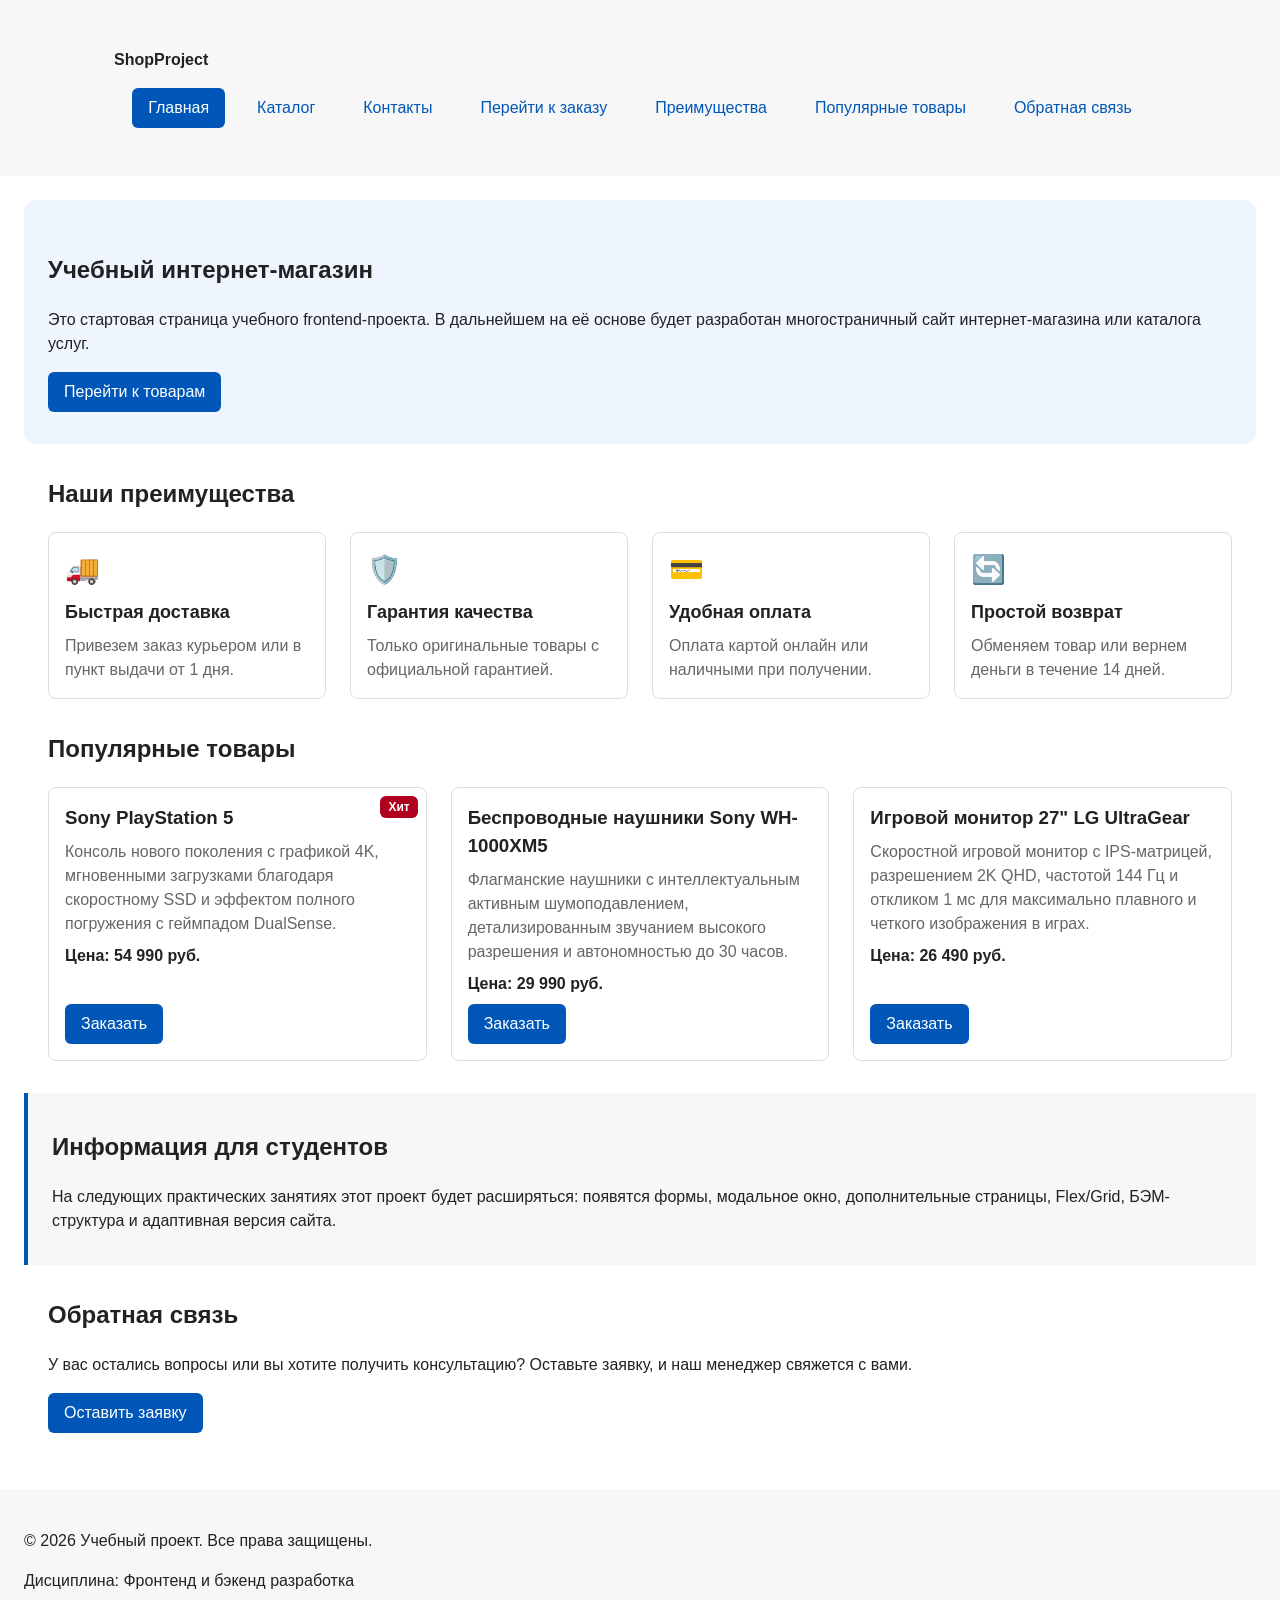
<file: index.html>
<!DOCTYPE html>
<html lang="ru">
<head>
  <meta charset="UTF-8">
  <meta name="viewport" content="width=device-width, initial-scale=1.0">
  <meta name="description" content="Учебный интернет-магазин — Стартовая страница">
  <title>Главная — Учебный интернет-магазин</title>
  <link rel="stylesheet" href="css/style.css">
</head>
<body>

<header class="site-header">
  <div class="site-header__inner">
    <a class="site-header__logo" href="index.html">ShopProject</a>
    <nav class="site-nav" aria-label="Основная навигация">
      <ul class="site-nav__list">
        <li><a class="site-nav__link site-nav__link--active" href="index.html">Главная</a></li>
        <li><a class="site-nav__link" href="catalog.html">Каталог</a></li>
        <li><a class="site-nav__link" href="contacts.html">Контакты</a></li>
        <li><a class="site-nav__link" href="order.html">Перейти к заказу</a></li>
        <li><a class="site-nav__link" href="index.html#advantages">Преимущества</a></li>
        <li><a class="site-nav__link" href="index.html#popular">Популярные товары</a></li>
        <li><a class="site-nav__link" href="#feedback">Обратная связь</a></li>
      </ul>
    </nav>
  </div>
</header>

<main>
  <section class="hero">
    <h1>Учебный интернет-магазин</h1>
    <p>Это стартовая страница учебного frontend-проекта. В дальнейшем на её основе будет разработан многостраничный сайт интернет-магазина или каталога услуг.</p>
    <a class="button button--primary" href="catalog.html">Перейти к товарам</a>
  </section>

  <section class="section" id="advantages">
    <h2>Наши преимущества</h2>
    <div class="advantages-grid">
      <article class="advantage-card">
        <div class="advantage-card__icon">🚚</div>
        <h3 class="advantage-card__title">Быстрая доставка</h3>
        <p class="advantage-card__description">Привезем заказ курьером или в пункт выдачи от 1 дня.</p>
      </article>
      <article class="advantage-card">
        <div class="advantage-card__icon">🛡️</div>
        <h3 class="advantage-card__title">Гарантия качества</h3>
        <p class="advantage-card__description">Только оригинальные товары с официальной гарантией.</p>
      </article>
      <article class="advantage-card">
        <div class="advantage-card__icon">💳</div>
        <h3 class="advantage-card__title">Удобная оплата</h3>
        <p class="advantage-card__description">Оплата картой онлайн или наличными при получении.</p>
      </article>
      <article class="advantage-card">
        <div class="advantage-card__icon">🔄</div>
        <h3 class="advantage-card__title">Простой возврат</h3>
        <p class="advantage-card__description">Обменяем товар или вернем деньги в течение 14 дней.</p>
      </article>
    </div>
  </section>

  <section class="section" id="popular">
    <h2>Популярные товары</h2>
    <div class="products-grid">
      <article class="product-card" onclick="location.href='product1.html'" style="cursor: pointer;">
        <span class="product-card__badge">Хит</span>
        <h3 class="product-card__title">Sony PlayStation 5</h3>
        <p class="product-card__description">Консоль нового поколения с графикой 4K, мгновенными загрузками благодаря скоростному SSD и эффектом полного погружения с геймпадом DualSense.</p>
        <p class="product-card__price">Цена: 54 990 руб.</p>
        <button class="button button--primary product-card__button" type="button" data-product="Sony PlayStation 5" onclick="event.stopPropagation()">Заказать</button>
      </article>
      <article class="product-card" onclick="location.href='product2.html'" style="cursor: pointer;">
        <h3 class="product-card__title">Беспроводные наушники Sony WH-1000XM5</h3>
        <p class="product-card__description">Флагманские наушники с интеллектуальным активным шумоподавлением, детализированным звучанием высокого разрешения и автономностью до 30 часов.</p>
        <p class="product-card__price">Цена: 29 990 руб.</p>
        <button class="button button--primary product-card__button" type="button" data-product="Sony WH-1000XM5" onclick="event.stopPropagation()">Заказать</button>
      </article>
      <article class="product-card" onclick="location.href='product3.html'" style="cursor: pointer;">
        <h3 class="product-card__title">Игровой монитор 27" LG UltraGear</h3>
        <p class="product-card__description">Скоростной игровой монитор с IPS-матрицей, разрешением 2K QHD, частотой 144 Гц и откликом 1 мс для максимально плавного и четкого изображения в играх.</p>
        <p class="product-card__price">Цена: 26 490 руб.</p>
        <button class="button button--primary product-card__button" type="button" data-product="Монитор LG UltraGear" onclick="event.stopPropagation()">Заказать</button>
      </article>
    </div>
  </section>

  <aside class="aside-info">
    <h2>Информация для студентов</h2>
    <p>На следующих практических занятиях этот проект будет расширяться: появятся формы, модальное окно, дополнительные страницы, Flex/Grid, БЭМ-структура и адаптивная версия сайта.</p>
  </aside>

  <section class="section" id="feedback">
    <h2>Обратная связь</h2>
    <p>У вас остались вопросы или вы хотите получить консультацию? Оставьте заявку, и наш менеджер свяжется с вами.</p>
    <button class="button button--primary" type="button" id="open-feedback-btn">Оставить заявку</button>
  </section>

  <p class="success-message" id="success-message" hidden>
    Заявка успешно отправлена!
  </p>
</main>

<dialog class="order-dialog" id="order-dialog" aria-labelledby="order-dialog-title">
  <h2 class="order-dialog__title" id="order-dialog-title">Оформление заявки</h2>
  <form class="order-form" id="order-form" action="#" method="post">
    <input id="selected-product" name="product" type="hidden">
    <div class="order-form__field">
      <label class="order-form__label" for="order-name">Имя</label>
      <input class="order-form__input" id="order-name" name="name" type="text" placeholder="Введите ваше имя" required>
    </div>
    <div class="order-form__field">
      <label class="order-form__label" for="order-email">E-mail</label>
      <input class="order-form__input" id="order-email" name="email" type="email" placeholder="example@mail.ru" required>
    </div>
    <div class="order-form__field">
      <label class="order-form__label" for="order-phone">Телефон</label>
      <input class="order-form__input" id="order-phone" name="phone" type="tel" placeholder="+7 (900) 000-00-00" required>
    </div>
    <div class="order-form__field">
      <label class="order-form__label" for="order-topic">Тема заявки</label>
      <select class="order-form__select" id="order-topic" name="topic" required>
        <option value="product" selected>Заказ товара</option>
        <option value="consultation">Консультация</option>
        <option value="delivery">Доставка</option>
      </select>
    </div>
    <div class="order-form__field">
      <label class="order-form__label" for="order-comment">Комментарий</label>
      <textarea class="order-form__textarea" id="order-comment" name="comment" rows="3" placeholder="Укажите дополнительную информацию"></textarea>
    </div>
    <div class="order-form__field">
      <label>
        <input id="order-agreement" name="agreement" type="checkbox" required>
        Я согласен на обработку персональных данных
      </label>
    </div>
    <div class="order-form__actions">
      <button class="button button--secondary" type="button" id="close-order-dialog">Закрыть</button>
      <button class="button button--primary" type="submit">Отправить заявку</button>
    </div>
  </form>
</dialog>

<footer id="contacts">
  <p>&copy; 2026 Учебный проект. Все права защищены.</p>
  <p>Дисциплина: Фронтенд и бэкенд разработка</p>
</footer>

<script src="js/main.js"></script>
</body>
</html>
</file>
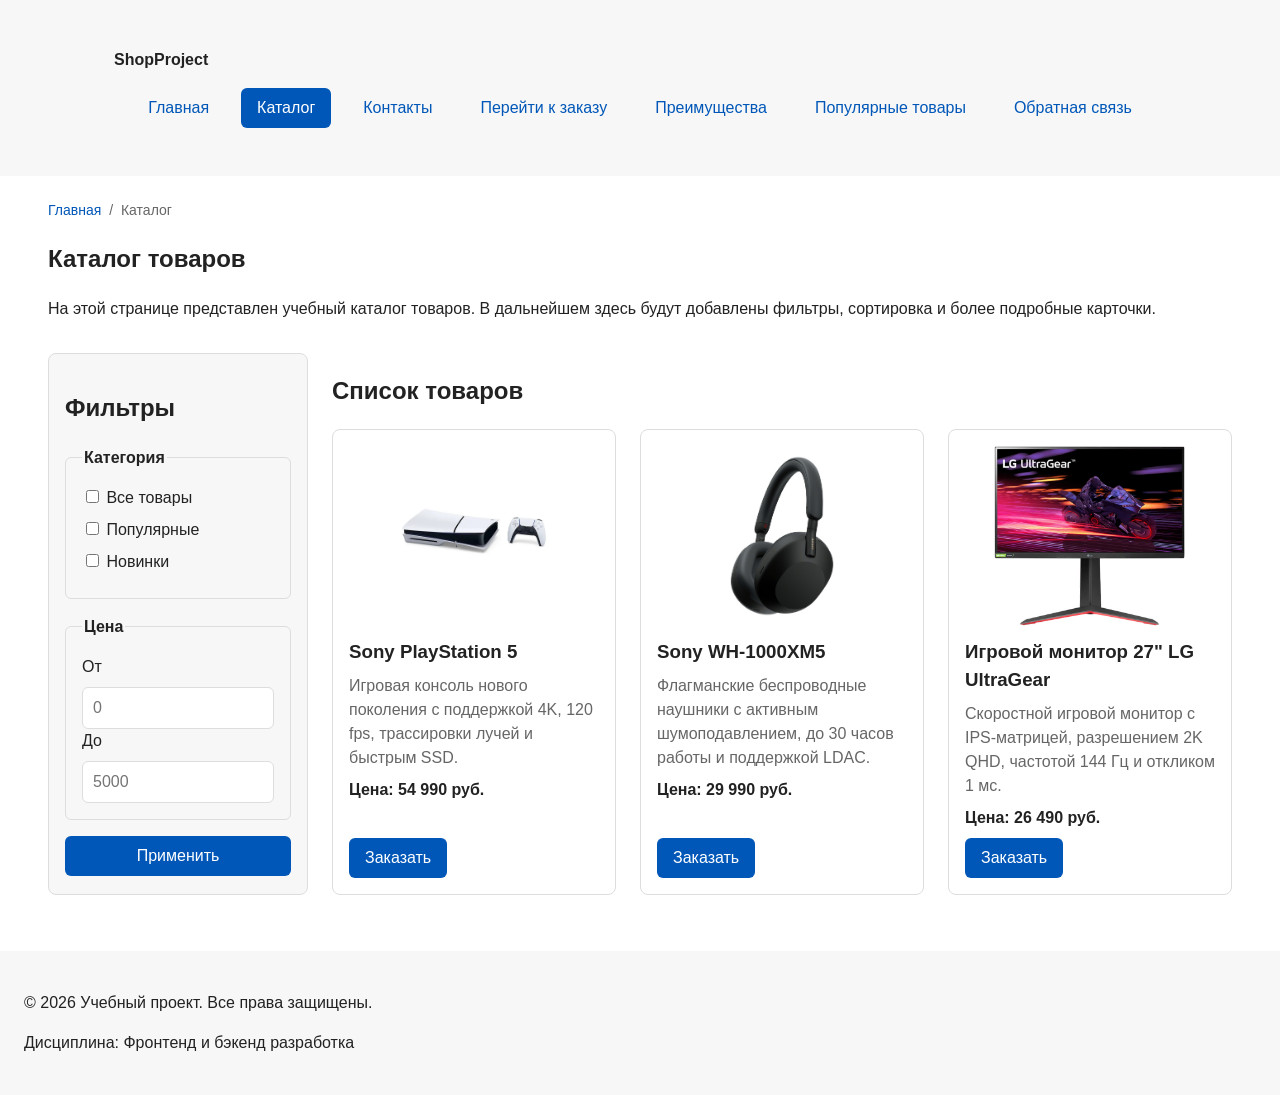
<file: catalog.html>
<!DOCTYPE html>
<html lang="ru">
<head>
  <meta charset="UTF-8">
  <meta name="viewport" content="width=device-width, initial-scale=1.0">
  <meta name="description" content="Каталог товаров учебного интернет-магазина">
  <title>Каталог — Учебный интернет-магазин</title>
  <link rel="stylesheet" href="css/style.css">
</head>
<body>

<header class="site-header">
  <div class="site-header__inner">
    <a class="site-header__logo" href="index.html">ShopProject</a>
    <nav class="site-nav" aria-label="Основная навигация">
      <ul class="site-nav__list">
        <li><a class="site-nav__link" href="index.html">Главная</a></li>
        <li><a class="site-nav__link site-nav__link--active" href="catalog.html">Каталог</a></li>
        <li><a class="site-nav__link" href="contacts.html">Контакты</a></li>
        <li><a class="site-nav__link" href="order.html">Перейти к заказу</a></li>
        <li><a class="site-nav__link" href="index.html#advantages">Преимущества</a></li>
        <li><a class="site-nav__link" href="index.html#popular">Популярные товары</a></li>
        <li><a class="site-nav__link" href="index.html#contacts">Обратная связь</a></li>
      </ul>
    </nav>
  </div>
</header>

<main>
  <nav class="breadcrumbs" aria-label="Хлебные крошки">
    <a class="breadcrumbs__link" href="index.html">Главная</a>
    <span class="breadcrumbs__current">Каталог</span>
  </nav>

  <section class="section">
    <h1>Каталог товаров</h1>
    <p>На этой странице представлен учебный каталог товаров. В дальнейшем здесь будут добавлены фильтры, сортировка и более подробные карточки.</p>
  </section>

  <section class="catalog-layout">
    <aside class="catalog-filters">
      <h2>Фильтры</h2>
      <form class="filters-form" action="#" method="get">
        <fieldset>
          <legend>Категория</legend>
          <label><input type="checkbox" name="category" value="all"> Все товары</label>
          <label><input type="checkbox" name="category" value="popular"> Популярные</label>
          <label><input type="checkbox" name="category" value="new"> Новинки</label>
        </fieldset>
        <fieldset>
          <legend>Цена</legend>
          <label for="price-from">От</label>
          <input id="price-from" name="price-from" type="number" min="0" placeholder="0">
          <label for="price-to">До</label>
          <input id="price-to" name="price-to" type="number" min="0" placeholder="5000">
        </fieldset>
        <button class="button button--primary" type="submit">Применить</button>
      </form>
    </aside>

    <section class="catalog-products">
      <h2>Список товаров</h2>
      <div class="products-grid">
        <article class="product-card" data-id="1" onclick="location.href='product1.html'" style="cursor: pointer;">
          <img src="images/ps5.png" alt="Игровая приставка Sony PlayStation 5" class="product-card__image">  
          <h3 class="product-card__title">Sony PlayStation 5</h3>
          <p class="product-card__description">Игровая консоль нового поколения с поддержкой 4K, 120 fps, трассировки лучей и быстрым SSD.</p>
          <p class="product-card__price">Цена: 54 990 руб.</p>
          <button class="button button--primary product-card__button" type="button" data-product="Sony PlayStation 5" onclick="event.stopPropagation()">Заказать</button>
        </article>
        <article class="product-card" data-id="2" onclick="location.href='product2.html'" style="cursor: pointer;">
          <img src="images/WH-1000XM5.png" alt="Беспроводные наушники WH-1000XM5" class="product-card__image">  
          <h3 class="product-card__title">Sony WH-1000XM5</h3>
          <p class="product-card__description">Флагманские беспроводные наушники с активным шумоподавлением, до 30 часов работы и поддержкой LDAC.</p>
          <p class="product-card__price">Цена: 29 990 руб.</p>
          <button class="button button--primary product-card__button" type="button" data-product="Sony WH-1000XM5" onclick="event.stopPropagation()">Заказать</button>
        </article>
        <article class="product-card" data-id="3" onclick="location.href='product3.html'" style="cursor: pointer;">
          <img src="images/LG-Ultra-Gear.png" alt='Игровой монитор 27" LG UltraGear' class="product-card__image">  
          <h3 class="product-card__title">Игровой монитор 27" LG UltraGear</h3>
          <p class="product-card__description">Скоростной игровой монитор с IPS-матрицей, разрешением 2K QHD, частотой 144 Гц и откликом 1 мс.</p>
          <p class="product-card__price">Цена: 26 490 руб.</p>
          <button class="button button--primary product-card__button" type="button" data-product='Игровой монитор 27" LG UltraGear' onclick="event.stopPropagation()">Заказать</button>
        </article>
      </div>
    </section>
  </section>
</main>

<dialog class="order-dialog" id="order-dialog" aria-labelledby="order-dialog-title">
  <h2 class="order-dialog__title" id="order-dialog-title">Оформление заявки</h2>
  <form class="order-form" id="order-form" action="#" method="post">
    <input id="selected-product" name="product" type="hidden">
    <div class="order-form__field">
      <label class="order-form__label" for="order-name">Имя</label>
      <input class="order-form__input" id="order-name" name="name" type="text" placeholder="Введите ваше имя" required>
    </div>
    <div class="order-form__field">
      <label class="order-form__label" for="order-email">E-mail</label>
      <input class="order-form__input" id="order-email" name="email" type="email" placeholder="example@mail.ru" required>
    </div>
    <div class="order-form__field">
      <label class="order-form__label" for="order-phone">Телефон</label>
      <input class="order-form__input" id="order-phone" name="phone" type="tel" placeholder="+7 (900) 000-00-00" required>
    </div>
    <div class="order-form__field">
      <label class="order-form__label" for="order-topic">Тема заявки</label>
      <select class="order-form__select" id="order-topic" name="topic" required>
        <option value="product" selected>Заказ товара</option>
        <option value="consultation">Консультация</option>
        <option value="delivery">Доставка</option>
      </select>
    </div>
    <div class="order-form__field">
      <label class="order-form__label" for="order-comment">Комментарий</label>
      <textarea class="order-form__textarea" id="order-comment" name="comment" rows="3" placeholder="Укажите дополнительную информацию"></textarea>
    </div>
    <div class="order-form__field">
      <label>
        <input id="order-agreement" name="agreement" type="checkbox" required>
        Я согласен на обработку персональных данных
      </label>
    </div>
    <div class="order-form__actions">
      <button class="button button--secondary" type="button" id="close-order-dialog">Закрыть</button>
      <button class="button button--primary" type="submit">Отправить заявку</button>
    </div>
  </form>
</dialog>

<p class="success-message" id="success-message" hidden>
  Заявка успешно отправлена!
</p>
<footer>
  <p>&copy; 2026 Учебный проект. Все права защищены.</p>
  <p>Дисциплина: Фронтенд и бэкенд разработка</p>
</footer>
<script src="js/main.js"></script>
</body>
</html>
</file>
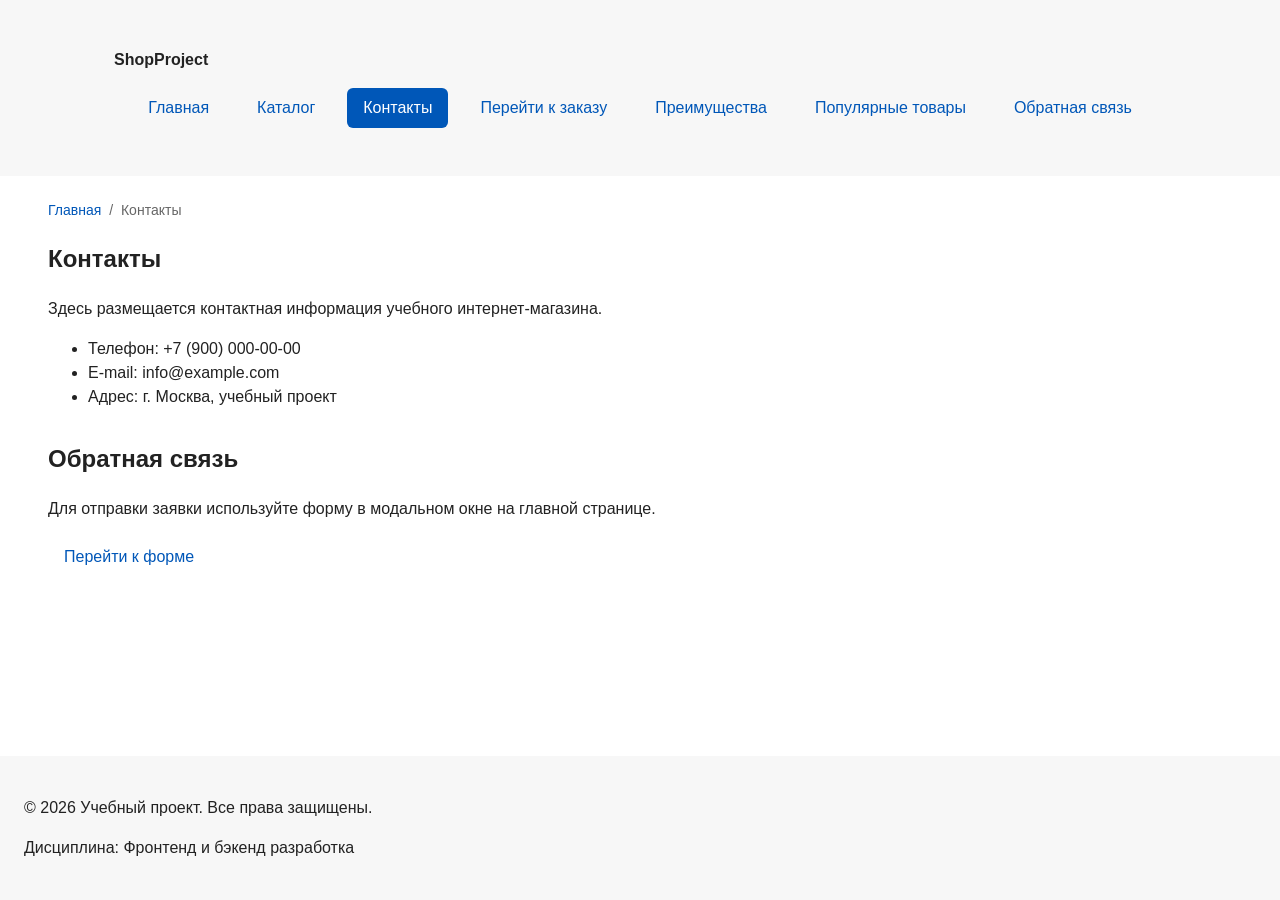
<file: contacts.html>
<!DOCTYPE html>
<html lang="ru">
<head>
  <meta charset="UTF-8">
  <meta name="viewport" content="width=device-width, initial-scale=1.0">
  <meta name="description" content="Контактная информация учебного интернет-магазина">
  <title>Контакты — Учебный интернет-магазин</title>
  <link rel="stylesheet" href="css/style.css">
</head>
<body>

<header class="site-header">
  <div class="site-header__inner">
    <a class="site-header__logo" href="index.html">ShopProject</a>

    <nav class="site-nav" aria-label="Основная навигация">
      <ul class="site-nav__list">
        <li><a class="site-nav__link" href="index.html">Главная</a></li>
        <li><a class="site-nav__link" href="catalog.html">Каталог</a></li>
        <li><a class="site-nav__link site-nav__link--active" href="contacts.html">Контакты</a></li>
        <li><a class="site-nav__link" href="order.html">Перейти к заказу</a></li>
        <li><a class="site-nav__link" href="index.html#advantages">Преимущества</a></li>
        <li><a class="site-nav__link" href="index.html#popular">Популярные товары</a></li>
        <li><a class="site-nav__link" href="index.html#contacts">Обратная связь</a></li>
      </ul>
    </nav>
  </div>
</header>

<main>
  <nav class="breadcrumbs" aria-label="Хлебные крошки">
    <a class="breadcrumbs__link" href="index.html">Главная</a>
    <span class="breadcrumbs__current">Контакты</span>
  </nav>

  <section class="section">
    <h1>Контакты</h1>
    <p>Здесь размещается контактная информация учебного интернет-магазина.</p>
    <ul>
      <li>Телефон: +7 (900) 000-00-00</li>
      <li>E-mail: info@example.com</li>
      <li>Адрес: г. Москва, учебный проект</li>
    </ul>
  </section>


  <section class="section" id="feedback">
    <h2>Обратная связь</h2>
    <p>Для отправки заявки используйте форму в модальном окне на главной странице.</p>
    <a class="button" href="index.html#contacts">Перейти к форме</a>
  </section>
</main>

<footer>
  <p>&copy; 2026 Учебный проект. Все права защищены.</p>
  <p>Дисциплина: Фронтенд и бэкенд разработка</p>
</footer>
</body>
</html>
</file>
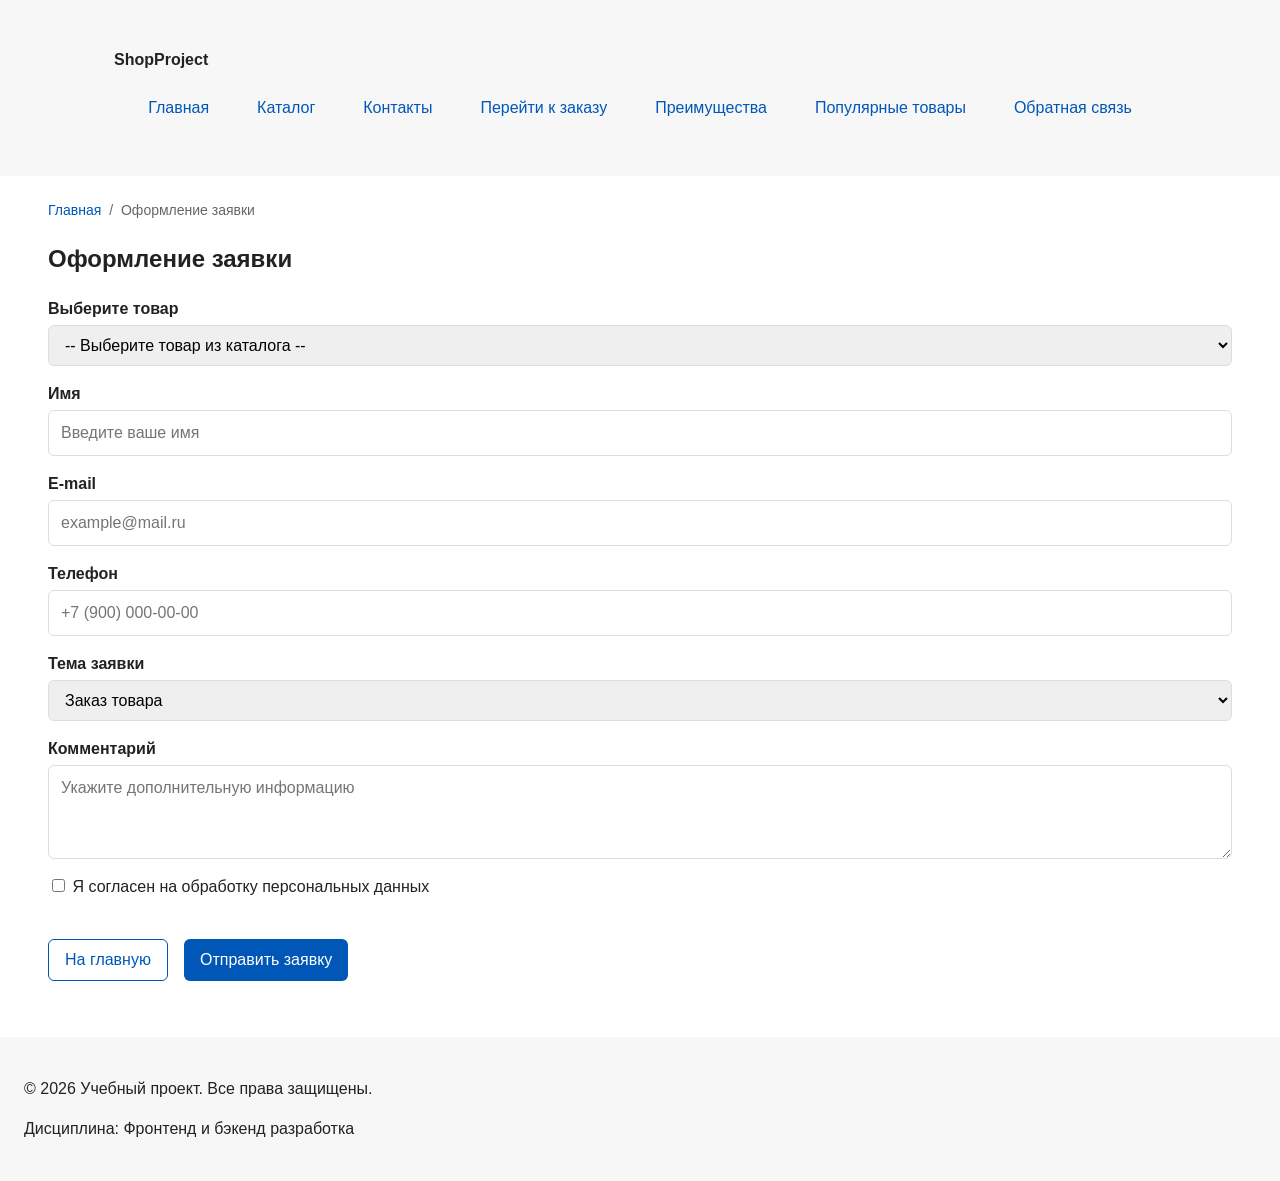
<file: order.html>
<!DOCTYPE html>
<html lang="ru">
<head>
  <meta charset="UTF-8">
  <meta name="viewport" content="width=device-width, initial-scale=1.0">
  <meta name="description" content="Оформление заявки на заказ товара в учебном интернет-магазине">
  <title>Оформление заказа — Учебный интернет-магазин</title>
  <link rel="stylesheet" href="css/style.css">
</head>
<body>

<header class="site-header">
  <div class="site-header__inner">
    <a class="site-header__logo" href="index.html">ShopProject</a>
    <nav class="site-nav" aria-label="Основная навигация">
      <ul class="site-nav__list">
        <li><a class="site-nav__link" href="index.html">Главная</a></li>
        <li><a class="site-nav__link" href="catalog.html">Каталог</a></li>
        <li><a class="site-nav__link" href="contacts.html">Контакты</a></li>
        <li><a class="site-nav__link" href="order.html">Перейти к заказу</a></li>
        <li><a class="site-nav__link" href="index.html#advantages">Преимущества</a></li>
        <li><a class="site-nav__link" href="index.html#popular">Популярные товары</a></li>
        <li><a class="site-nav__link" href="index.html#contacts">Обратная связь</a></li>
      </ul>
    </nav>
  </div>
</header>

<main>
  <nav class="breadcrumbs" aria-label="Хлебные крошки">
    <a class="breadcrumbs__link" href="index.html">Главная</a>
    <span class="breadcrumbs__current">Оформление заявки</span>
  </nav>

  <section class="section order-page">
    <div class="order-page__container">
      <h1 class="order-page__title">Оформление заявки</h1>

      <form class="order-form" id="order-form" action="#" method="post">
        <div class="order-form__field">
          <label class="order-form__label" for="order-product">Выберите товар</label>
          <select class="order-form__select" id="order-product" name="product" required>
            <option value="">-- Выберите товар из каталога --</option>
            <option value="ps5">Игровая приставка Sony PlayStation 5 — 54 990 руб.</option>
            <option value="headphones">Беспроводные наушники Sony WH-1000XM5 — 29 990 руб.</option>
            <option value="monitor">Игровой монитор 27" LG UltraGear — 26 490 руб.</option>
          </select>
        </div>
        <div class="order-form__field">
          <label class="order-form__label" for="order-name">Имя</label>
          <input class="order-form__input" id="order-name" name="name" type="text" placeholder="Введите ваше имя" required>
        </div>
        <div class="order-form__field">
          <label class="order-form__label" for="order-email">E-mail</label>
          <input class="order-form__input" id="order-email" name="email" type="email" placeholder="example@mail.ru" required>
        </div>
        <div class="order-form__field">
          <label class="order-form__label" for="order-phone">Телефон</label>
          <input class="order-form__input" id="order-phone" name="phone" type="tel" placeholder="+7 (900) 000-00-00" required>
        </div>
        <div class="order-form__field">
          <label class="order-form__label" for="order-topic">Тема заявки</label>
          <select class="order-form__select" id="order-topic" name="topic" required>
            <option value="product" selected>Заказ товара</option>
            <option value="consultation">Консультация</option>
            <option value="delivery">Доставка</option>
          </select>
        </div>
        <div class="order-form__field">
          <label class="order-form__label" for="order-comment">Комментарий</label>
          <textarea class="order-form__textarea" id="order-comment" name="comment" rows="3" placeholder="Укажите дополнительную информацию"></textarea>
        </div>
        <div class="order-form__field">
          <label>
            <input id="order-agreement" name="agreement" type="checkbox" required>
            Я согласен на обработку персональных данных
          </label>
        </div>
        <div class="order-form__actions">
          <a class="button button--secondary" href="index.html">На главную</a>
          <button class="button button--primary" type="submit">Отправить заявку</button>
        </div>
      </form>

      <p class="success-message" id="success-message" hidden>
        Заявка успешно отправлена! Наш менеджер свяжется с вами.
      </p>
    </div>
  </section>
</main>

<footer>
  <p>&copy; 2026 Учебный проект. Все права защищены.</p>
  <p>Дисциплина: Фронтенд и бэкенд разработка</p>
</footer>

<script src="js/main.js"></script>
</body>
</html>
</file>
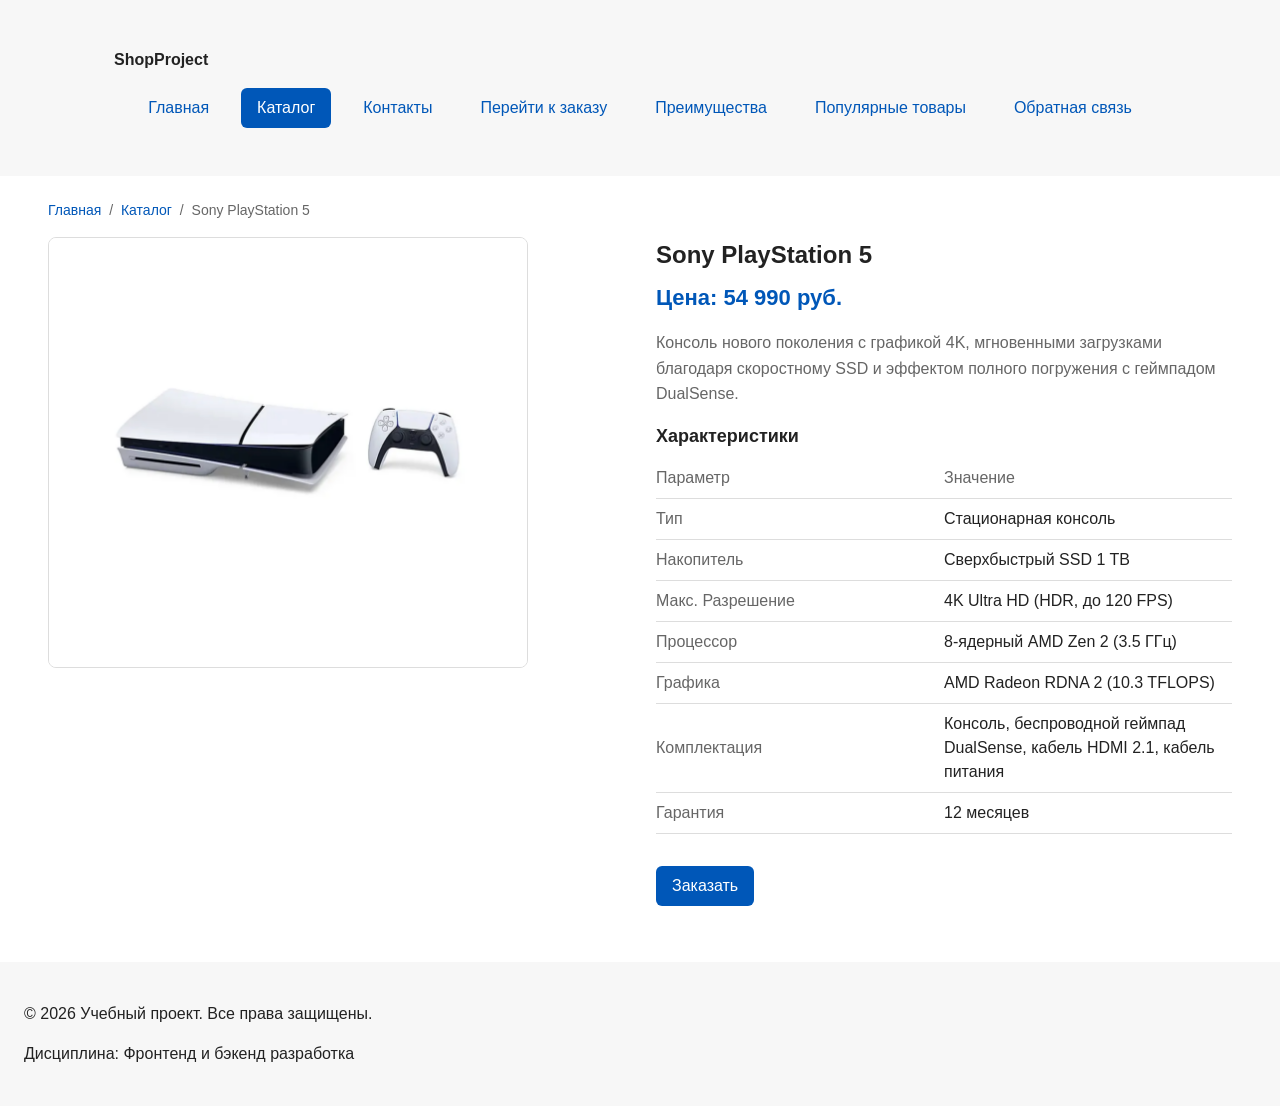
<file: product1.html>
<!DOCTYPE html>
<html lang="ru">
<head>
  <meta charset="UTF-8">
  <meta name="viewport" content="width=device-width, initial-scale=1.0">
  <meta name="description" content="Sony PlayStation 5 — Характеристики и заказ товара">
  <title>Sony PlayStation 5 — Учебный интернет-магазин</title>
  <link rel="stylesheet" href="css/style.css">
</head>
<body>

<header class="site-header">
  <div class="site-header__inner">
    <a class="site-header__logo" href="index.html">ShopProject</a>
    <nav class="site-nav" aria-label="Основная навигация">
      <ul class="site-nav__list">
        <li><a class="site-nav__link" href="index.html">Главная</a></li>
        <li><a class="site-nav__link site-nav__link--active" href="catalog.html">Каталог</a></li>
        <li><a class="site-nav__link" href="contacts.html">Контакты</a></li>
        <li><a class="site-nav__link" href="order.html">Перейти к заказу</a></li>
        <li><a class="site-nav__link" href="index.html#advantages">Преимущества</a></li>
        <li><a class="site-nav__link" href="index.html#popular">Популярные товары</a></li>
        <li><a class="site-nav__link" href="index.html#contacts">Обратная связь</a></li>
      </ul>
    </nav>
  </div>
</header>

<main>
  <nav class="breadcrumbs" aria-label="Хлебные крошки">
    <a class="breadcrumbs__link" href="index.html">Главная</a>
    <a class="breadcrumbs__link" href="catalog.html">Каталог</a>
    <span class="breadcrumbs__current">Sony PlayStation 5</span>
  </nav>

  <section class="section product-page">
    <div class="product-page__inner">
      <div class="product-page__media">
        <img src="images/ps5.png" alt="Sony PlayStation 5" class="product-page__image">
      </div>
      <div class="product-page__info">
        <h1 class="product-page__title">Sony PlayStation 5</h1>
        <p class="product-page__price">Цена: 54 990 руб.</p>
        <p class="product-page__desc">Консоль нового поколения с графикой 4K, мгновенными загрузками благодаря скоростному SSD и эффектом полного погружения с геймпадом DualSense.</p>
        <h2 class="product-page__subtitle">Характеристики</h2>
        <table class="product-page__specs">
          <thead>
            <tr>
              <th>Параметр</th>
              <th>Значение</th>
            </tr>
          </thead>
          <tbody>
            <tr><th>Тип</th><td>Стационарная консоль</td></tr>
            <tr><th>Накопитель</th><td>Сверхбыстрый SSD 1 TB</td></tr>
            <tr><th>Макс. Разрешение</th><td>4K Ultra HD (HDR, до 120 FPS)</td></tr>
            <tr><th>Процессор</th><td>8-ядерный AMD Zen 2 (3.5 ГГц)</td></tr>
            <tr><th>Графика</th><td>AMD Radeon RDNA 2 (10.3 TFLOPS)</td></tr>
            <tr><th>Комплектация</th><td>Консоль, беспроводной геймпад DualSense, кабель HDMI 2.1, кабель питания</td></tr>
            <tr><th>Гарантия</th><td>12 месяцев</td></tr>
          </tbody>
        </table>
        <button class="button button--primary product-card__button" type="button" data-product="Sony PlayStation 5" onclick="event.stopPropagation()">Заказать</button>
      </div>
    </div>
  </section>

  <p class="success-message" id="success-message" hidden>
    Заявка успешно отправлена!
  </p>
</main>

<dialog class="order-dialog" id="order-dialog" aria-labelledby="order-dialog-title">
  <h2 class="order-dialog__title" id="order-dialog-title">Оформление заявки</h2>
  <form class="order-form" id="order-form" action="#" method="post">
    <input id="selected-product" name="product" type="hidden">
    <div class="order-form__field">
      <label class="order-form__label" for="order-name">Имя</label>
      <input class="order-form__input" id="order-name" name="name" type="text" placeholder="Введите ваше имя" required>
    </div>
    <div class="order-form__field">
      <label class="order-form__label" for="order-email">E-mail</label>
      <input class="order-form__input" id="order-email" name="email" type="email" placeholder="example@mail.ru" required>
    </div>
    <div class="order-form__field">
      <label class="order-form__label" for="order-phone">Телефон</label>
      <input class="order-form__input" id="order-phone" name="phone" type="tel" placeholder="+7 (900) 000-00-00" required>
    </div>
    <div class="order-form__field">
      <label class="order-form__label" for="order-topic">Тема заявки</label>
      <select class="order-form__select" id="order-topic" name="topic" required>
        <option value="product" selected>Заказ товара</option>
        <option value="consultation">Консультация</option>
        <option value="delivery">Доставка</option>
      </select>
    </div>
    <div class="order-form__field">
      <label class="order-form__label" for="order-comment">Комментарий</label>
      <textarea class="order-form__textarea" id="order-comment" name="comment" rows="3" placeholder="Укажите дополнительную информацию"></textarea>
    </div>
    <div class="order-form__field">
      <label>
        <input id="order-agreement" name="agreement" type="checkbox" required>
        Я согласен на обработку персональных данных
      </label>
    </div>
    <div class="order-form__actions">
      <button class="button button--secondary" type="button" id="close-order-dialog">Закрыть</button>
      <button class="button button--primary" type="submit">Отправить заявку</button>
    </div>
  </form>
</dialog>

<footer>
  <p>&copy; 2026 Учебный проект. Все права защищены.</p>
  <p>Дисциплина: Фронтенд и бэкенд разработка</p>
</footer>

<script src="js/main.js"></script>
</body>
</html>
</file>
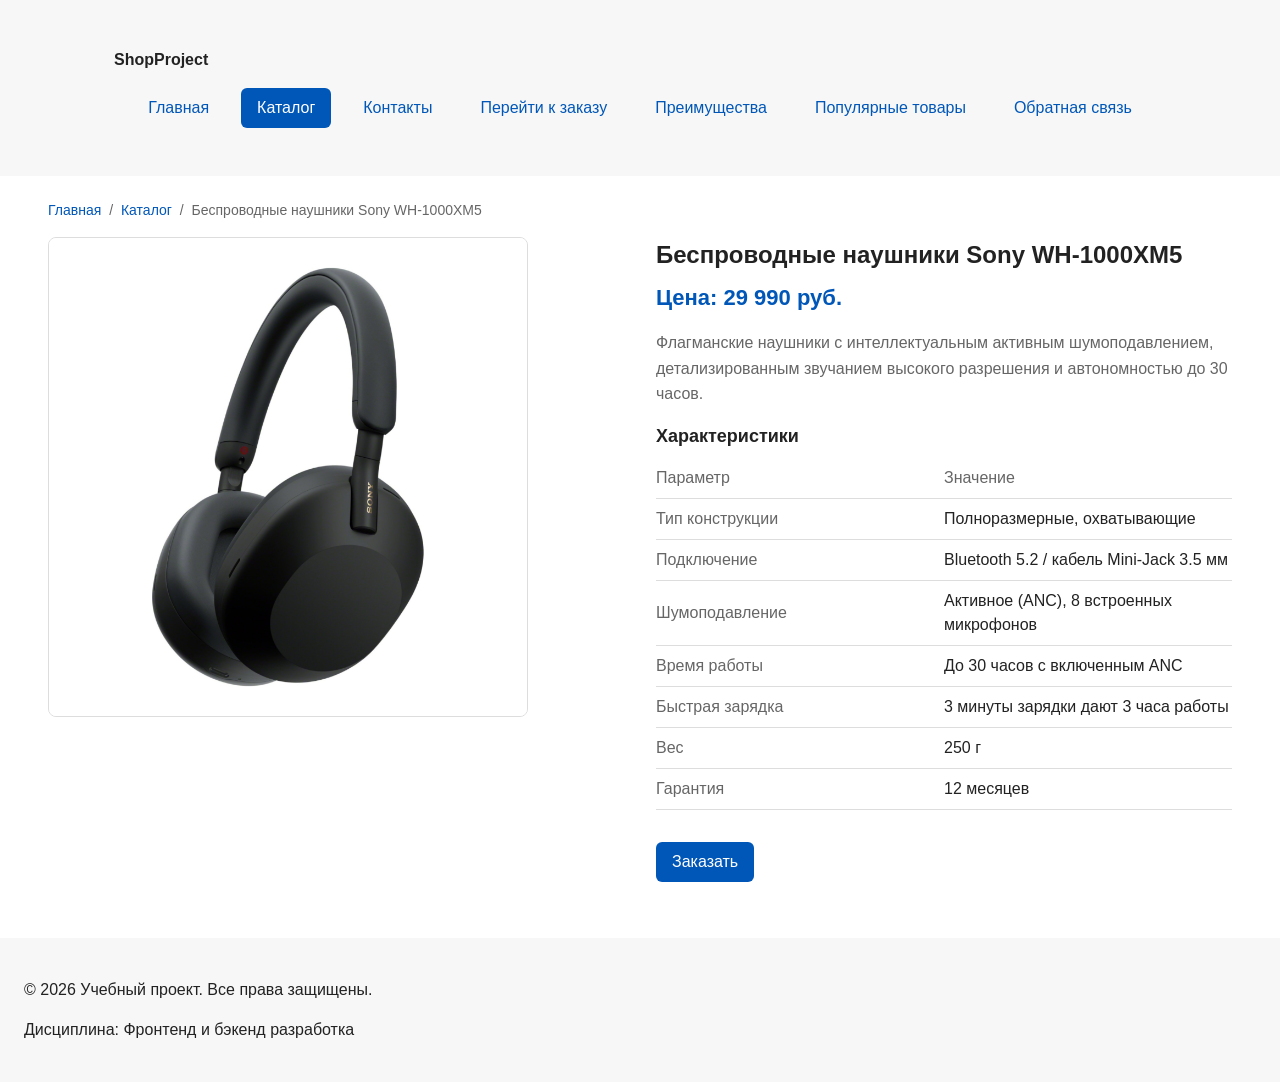
<file: product2.html>
<!DOCTYPE html>
<html lang="ru">
<head>
  <meta charset="UTF-8">
  <meta name="viewport" content="width=device-width, initial-scale=1.0">
  <meta name="description" content="Беспроводные наушники Sony WH-1000XM5 — Характеристики и заказ товара">
  <title>Sony WH-1000XM5 — Учебный интернет-магазин</title>
  <link rel="stylesheet" href="css/style.css">
</head>
<body>

<header class="site-header">
  <div class="site-header__inner">
    <a class="site-header__logo" href="index.html">ShopProject</a>
    <nav class="site-nav" aria-label="Основная навигация">
      <ul class="site-nav__list">
        <li><a class="site-nav__link" href="index.html">Главная</a></li>
        <li><a class="site-nav__link site-nav__link--active" href="catalog.html">Каталог</a></li>
        <li><a class="site-nav__link" href="contacts.html">Контакты</a></li>
        <li><a class="site-nav__link" href="order.html">Перейти к заказу</a></li>
        <li><a class="site-nav__link" href="index.html#advantages">Преимущества</a></li>
        <li><a class="site-nav__link" href="index.html#popular">Популярные товары</a></li>
        <li><a class="site-nav__link" href="index.html#contacts">Обратная связь</a></li>
      </ul>
    </nav>
  </div>
</header>

<main>
  <nav class="breadcrumbs" aria-label="Хлебные крошки">
    <a class="breadcrumbs__link" href="index.html">Главная</a>
    <a class="breadcrumbs__link" href="catalog.html">Каталог</a>
    <span class="breadcrumbs__current">Беспроводные наушники Sony WH-1000XM5</span>
  </nav>

  <section class="section product-page">
    <div class="product-page__inner">
      <div class="product-page__media">
        <img src="images/WH-1000XM5.png" alt="Беспроводные наушники Sony WH-1000XM5" class="product-page__image">
      </div>
      <div class="product-page__info">
        <h1 class="product-page__title">Беспроводные наушники Sony WH-1000XM5</h1>
        <p class="product-page__price">Цена: 29 990 руб.</p>
        <p class="product-page__desc">Флагманские наушники с интеллектуальным активным шумоподавлением, детализированным звучанием высокого разрешения и автономностью до 30 часов.</p>
        <h2 class="product-page__subtitle">Характеристики</h2>
        <table class="product-page__specs">
          <thead>
            <tr>
              <th>Параметр</th>
              <th>Значение</th>
            </tr>
          </thead>
          <tbody>
            <tr><th>Тип конструкции</th><td>Полноразмерные, охватывающие</td></tr>
            <tr><th>Подключение</th><td>Bluetooth 5.2 / кабель Mini-Jack 3.5 мм</td></tr>
            <tr><th>Шумоподавление</th><td>Активное (ANC), 8 встроенных микрофонов</td></tr>
            <tr><th>Время работы</th><td>До 30 часов с включенным ANC</td></tr>
            <tr><th>Быстрая зарядка</th><td>3 минуты зарядки дают 3 часа работы</td></tr>
            <tr><th>Вес</th><td>250 г</td></tr>
            <tr><th>Гарантия</th><td>12 месяцев</td></tr>
          </tbody>
        </table>
        <button class="button button--primary product-card__button" type="button" data-product="Беспроводные наушники Sony WH-1000XM5" onclick="event.stopPropagation()">Заказать</button>
      </div>
    </div>
  </section>

  <p class="success-message" id="success-message" hidden>
    Заявка успешно отправлена!
  </p>
</main>

<dialog class="order-dialog" id="order-dialog" aria-labelledby="order-dialog-title">
  <h2 class="order-dialog__title" id="order-dialog-title">Оформление заявки</h2>
  <form class="order-form" id="order-form" action="#" method="post">
    <input id="selected-product" name="product" type="hidden">
    <div class="order-form__field">
      <label class="order-form__label" for="order-name">Имя</label>
      <input class="order-form__input" id="order-name" name="name" type="text" placeholder="Введите ваше имя" required>
    </div>
    <div class="order-form__field">
      <label class="order-form__label" for="order-email">E-mail</label>
      <input class="order-form__input" id="order-email" name="email" type="email" placeholder="example@mail.ru" required>
    </div>
    <div class="order-form__field">
      <label class="order-form__label" for="order-phone">Телефон</label>
      <input class="order-form__input" id="order-phone" name="phone" type="tel" placeholder="+7 (900) 000-00-00" required>
    </div>
    <div class="order-form__field">
      <label class="order-form__label" for="order-topic">Тема заявки</label>
      <select class="order-form__select" id="order-topic" name="topic" required>
        <option value="product" selected>Заказ товара</option>
        <option value="consultation">Консультация</option>
        <option value="delivery">Доставка</option>
      </select>
    </div>
    <div class="order-form__field">
      <label class="order-form__label" for="order-comment">Комментарий</label>
      <textarea class="order-form__textarea" id="order-comment" name="comment" rows="3" placeholder="Укажите дополнительную информацию"></textarea>
    </div>
    <div class="order-form__field">
      <label>
        <input id="order-agreement" name="agreement" type="checkbox" required>
        Я согласен на обработку персональных данных
      </label>
    </div>
    <div class="order-form__actions">
      <button class="button button--secondary" type="button" id="close-order-dialog">Закрыть</button>
      <button class="button button--primary" type="submit">Отправить заявку</button>
    </div>
  </form>
</dialog>

<footer>
  <p>&copy; 2026 Учебный проект. Все права защищены.</p>
  <p>Дисциплина: Фронтенд и бэкенд разработка</p>
</footer>

<script src="js/main.js"></script>
</body>
</html>
</file>
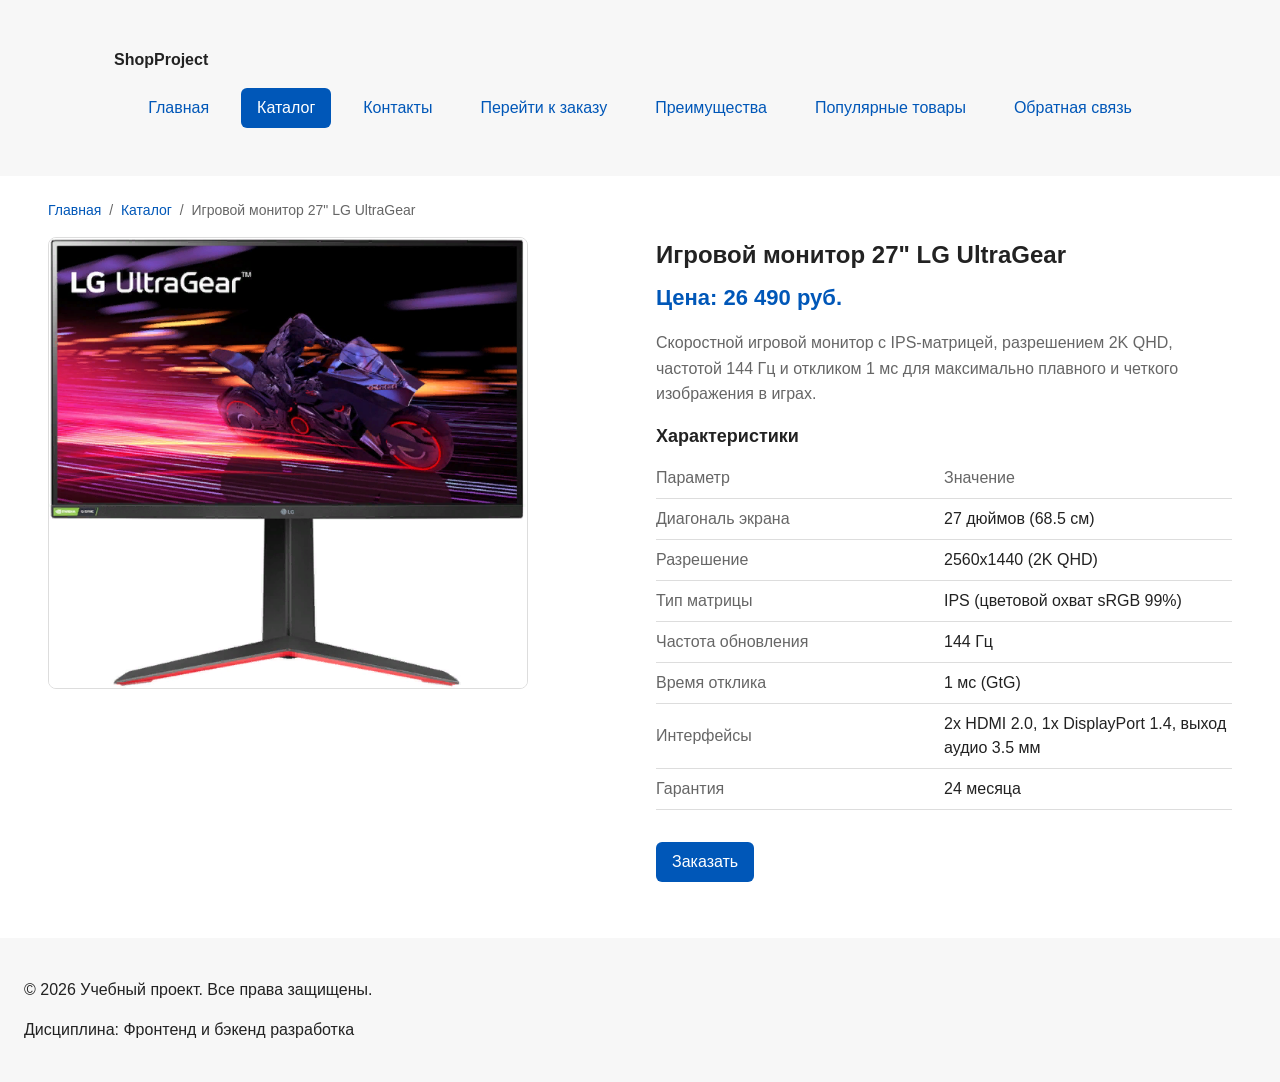
<file: product3.html>
<!DOCTYPE html>
<html lang="ru">
<head>
  <meta charset="UTF-8">
  <meta name="viewport" content="width=device-width, initial-scale=1.0">
  <meta name="description" content="Игровой монитор 27 дюймов LG UltraGear — Характеристики и заказ товара">
  <title>Игровой монитор 27" LG UltraGear — Учебный интернет-магазин</title>
  <link rel="stylesheet" href="css/style.css">
</head>
<body>

<header class="site-header">
  <div class="site-header__inner">
    <a class="site-header__logo" href="index.html">ShopProject</a>
    <nav class="site-nav" aria-label="Основная навигация">
      <ul class="site-nav__list">
        <li><a class="site-nav__link" href="index.html">Главная</a></li>
        <li><a class="site-nav__link site-nav__link--active" href="catalog.html">Каталог</a></li>
        <li><a class="site-nav__link" href="contacts.html">Контакты</a></li>
        <li><a class="site-nav__link" href="order.html">Перейти к заказу</a></li>
        <li><a class="site-nav__link" href="index.html#advantages">Преимущества</a></li>
        <li><a class="site-nav__link" href="index.html#popular">Популярные товары</a></li>
        <li><a class="site-nav__link" href="index.html#contacts">Обратная связь</a></li>
      </ul>
    </nav>
  </div>
</header>

<main>
  <nav class="breadcrumbs" aria-label="Хлебные крошки">
    <a class="breadcrumbs__link" href="index.html">Главная</a>
    <a class="breadcrumbs__link" href="catalog.html">Каталог</a>
    <span class="breadcrumbs__current">Игровой монитор 27" LG UltraGear</span>
  </nav>

  <section class="section product-page">
    <div class="product-page__inner">
      <div class="product-page__media">
        <img src="images/LG-Ultra-Gear.png" alt='Игровой монитор 27" LG UltraGear' class="product-page__image">
      </div>
      <div class="product-page__info">
        <h1 class="product-page__title">Игровой монитор 27" LG UltraGear</h1>
        <p class="product-page__price">Цена: 26 490 руб.</p>
        <p class="product-page__desc">Скоростной игровой монитор с IPS-матрицей, разрешением 2K QHD, частотой 144 Гц и откликом 1 мс для максимально плавного и четкого изображения в играх.</p>
        <h2 class="product-page__subtitle">Характеристики</h2>
        <table class="product-page__specs">
          <thead>
            <tr>
              <th>Параметр</th>
              <th>Значение</th>
            </tr>
          </thead>
          <tbody>
            <tr><th>Диагональ экрана</th><td>27 дюймов (68.5 см)</td></tr>
            <tr><th>Разрешение</th><td>2560x1440 (2K QHD)</td></tr>
            <tr><th>Тип матрицы</th><td>IPS (цветовой охват sRGB 99%)</td></tr>
            <tr><th>Частота обновления</th><td>144 Гц</td></tr>
            <tr><th>Время отклика</th><td>1 мс (GtG)</td></tr>
            <tr><th>Интерфейсы</th><td>2x HDMI 2.0, 1x DisplayPort 1.4, выход аудио 3.5 мм</td></tr>
            <tr><th>Гарантия</th><td>24 месяца</td></tr>
          </tbody>
        </table>
        <button class="button button--primary product-card__button" type="button" data-product='Игровой монитор 27" LG UltraGear' onclick="event.stopPropagation()">Заказать</button>
      </div>
    </div>
  </section>

  <p class="success-message" id="success-message" hidden>
    Заявка успешно отправлена!
  </p>
</main>

<dialog class="order-dialog" id="order-dialog" aria-labelledby="order-dialog-title">
  <h2 class="order-dialog__title" id="order-dialog-title">Оформление заявки</h2>
  <form class="order-form" id="order-form" action="#" method="post">
    <input id="selected-product" name="product" type="hidden">
    <div class="order-form__field">
      <label class="order-form__label" for="order-name">Имя</label>
      <input class="order-form__input" id="order-name" name="name" type="text" placeholder="Введите ваше имя" required>
    </div>
    <div class="order-form__field">
      <label class="order-form__label" for="order-email">E-mail</label>
      <input class="order-form__input" id="order-email" name="email" type="email" placeholder="example@mail.ru" required>
    </div>
    <div class="order-form__field">
      <label class="order-form__label" for="order-phone">Телефон</label>
      <input class="order-form__input" id="order-phone" name="phone" type="tel" placeholder="+7 (900) 000-00-00" required>
    </div>
    <div class="order-form__field">
      <label class="order-form__label" for="order-topic">Тема заявки</label>
      <select class="order-form__select" id="order-topic" name="topic" required>
        <option value="product" selected>Заказ товара</option>
        <option value="consultation">Консультация</option>
        <option value="delivery">Доставка</option>
      </select>
    </div>
    <div class="order-form__field">
      <label class="order-form__label" for="order-comment">Комментарий</label>
      <textarea class="order-form__textarea" id="order-comment" name="comment" rows="3" placeholder="Укажите дополнительную информацию"></textarea>
    </div>
    <div class="order-form__field">
      <label>
        <input id="order-agreement" name="agreement" type="checkbox" required>
        Я согласен на обработку персональных данных
      </label>
    </div>
    <div class="order-form__actions">
      <button class="button button--secondary" type="button" id="close-order-dialog">Закрыть</button>
      <button class="button button--primary" type="submit">Отправить заявку</button>
    </div>
  </form>
</dialog>

<footer>
  <p>&copy; 2026 Учебный проект. Все права защищены.</p>
  <p>Дисциплина: Фронтенд и бэкенд разработка</p>
</footer>

<script src="js/main.js"></script>
</body>
</html>
</file>
<file: css/style.css>
/* ===============================
   1. Переменные проекта
   =============================== */

:root {
  --color-bg: #ffffff;
  --color-text: #222222;
  --color-muted: #666666;
  --color-primary: #0057b8;
  --color-primary-dark: #003f86;
  --color-border: #dddddd;
  --color-surface: #f7f7f7;
  --color-surface-accent: #eef5ff;
  --color-danger: #b00020;
  --color-success: #168a2f;
  --color-success-bg: #eefaf0;
  --color-white: #ffffff;

  --space-xs: 4px;
  --space-sm: 8px;
  --space-md: 16px;
  --space-lg: 24px;
  --space-xl: 32px;

  --radius-sm: 6px;
  --radius-md: 8px;
  --radius-lg: 12px;

  --container-width: 1100px;
}

html {
  scroll-behavior: smooth;
}

:target {
  outline: 2px dashed var(--color-primary);
  outline-offset: 4px;
}

/* ===============================
   2. Базовые стили
   =============================== */

* {
  box-sizing: border-box;
}

body {
  margin: 0;
  font-family: Arial, sans-serif;
  line-height: 1.5;
  color: var(--color-text);
  background-color: var(--color-bg);
   display: flex;
  flex-direction: column;
  min-height: 100vh;
}

header,
main,
footer {
  padding: var(--space-lg);
}

header {
  background-color: var(--color-surface);
}

footer {
  background-color: var(--color-surface);

}

main {
  flex-grow: 1;
}

.site-header {
  background-color: var(--color-surface);
  position: sticky;
  top: 0;
  z-index: 100;
}

.site-header__inner {
  max-width: var(--container-width);
  margin: 0 auto;
  padding: var(--space-lg);
}

.site-header__logo {
  font-weight: 700;
  color: var(--color-text);
  text-decoration: none;
}

/* ===============================
   3. Общие элементы интерфейса
   =============================== */

a {
  color: var(--color-primary);
}

a:hover {
  color: var(--color-primary-dark);
}

a:focus-visible {
  outline: 2px solid var(--color-primary);
  outline-offset: 3px;
}

.site-nav__list {
  display: flex;
  flex-wrap: wrap;
  justify-content: center;
  align-items: center;
  gap: var(--space-md);
  padding: 0;
  margin: var(--space-md) 0 0;
  list-style: none;
}

.site-nav__link {
  display: inline-block;
  padding: var(--space-sm) var(--space-md);
  color: var(--color-primary);
  text-decoration: none;
  border-radius: var(--radius-sm);
}

.site-nav__link:hover {
  color: var(--color-white);
  background-color: var(--color-primary);
}

.site-nav__link:focus-visible {
  outline: 2px solid var(--color-primary);
  outline-offset: 3px;
}

.site-nav__link--active {
  color: var(--color-white) !important;
  background-color: var(--color-primary);
}

.button {
  display: inline-block;
  padding: var(--space-sm) var(--space-md);
  border: none;
  border-radius: var(--radius-sm);
  font: inherit;
  text-decoration: none;
  cursor: pointer;
}

.button--primary {
  color: var(--color-white);
  background-color: var(--color-primary);
}

.button--primary:hover {
  background-color: var(--color-primary-dark);
}

.button--secondary {
  color: var(--color-primary);
  background-color: transparent;
  border: 1px solid var(--color-primary);
}

.button--secondary:hover {
  color: var(--color-white);
  background-color: var(--color-primary);
}

.button:focus-visible {
  outline: 2px solid var(--color-primary);
  outline-offset: 3px;
}

.button:disabled,
.button--disabled {
  opacity: 0.6;
  cursor: not-allowed;
}

/* ===============================
   4. Компоненты страницы
   =============================== */

.hero {
  max-width: var(--container-width);
  margin: 0 auto var(--space-xl);
  padding: var(--space-xl) var(--space-lg);
  background-color: var(--color-surface-accent);
  border-radius: var(--radius-lg);
}

.section {
  max-width: var(--container-width);
  margin: 0 auto var(--space-xl);
}

.section h2 {
  margin-top: 0;
}

.product-card {
  position: relative;
  display: flex;
  flex-direction: column;
  gap: var(--space-sm);
  padding: var(--space-md);
  border: 1px solid var(--color-border);
  border-radius: var(--radius-md);
  background-color: var(--color-bg);
}

.product-card:hover {
  border-color: var(--color-primary);
}

.product-card__badge {
  position: absolute;
  top: var(--space-sm);
  right: var(--space-sm);
  background-color: var(--color-danger);
  color: var(--color-white);
  padding: 2px 8px;
  border-radius: var(--radius-sm);
  font-size: 12px;
  font-weight: bold;
  z-index: 10;
}

.product-card--featured {
  border-color: var(--color-primary);
}

.product-card--discount {
  border-color: var(--color-danger);
}

.product-card__title {
  margin: 0;
  color: var(--color-text);
}

.product-card__description {
  margin: 0;
  color: var(--color-muted);
}

.product-card__price {
  margin: 0;
  font-weight: 700;
}

.product-card--discount .product-card__price {
  color: var(--color-danger);
}

.product-card__button {
  margin-top: auto;
  align-self: flex-start;
}

.aside-info {
  max-width: var(--container-width);
  margin: 0 auto var(--space-xl);
  padding: var(--space-md);
  border-left: 4px solid var(--color-primary);
  background-color: var(--color-surface);
}

.success-message {
  max-width: var(--container-width);
  margin: var(--space-lg) auto;
  padding: var(--space-md);
  border-left: 4px solid var(--color-success);
  background-color: var(--color-success-bg);
}

/* В секцию 4 или в конец файла */
main > :is(.hero, .section, .aside-info, .success-message, .catalog-layout, .breadcrumbs) {
  max-width: 100%;
  padding-left: var(--space-lg);
  padding-right: var(--space-lg);
}


/* ===============================
   5. Форма и модальное окно
   =============================== */

.order-form {
  display: grid;
  gap: var(--space-md);
}

.order-form__field {
  display: grid;
  gap: var(--space-xs);
}

.order-form__label {
  font-weight: 700;
  color: var(--color-text);
}

.order-form__input,
.order-form__select,
.order-form__textarea {
  width: 100%;
  padding: 10px 12px;
  border: 1px solid var(--color-border);
  border-radius: var(--radius-sm);
  font: inherit;
}

.order-form__input:hover,
.order-form__select:hover,
.order-form__textarea:hover {
  border-color: var(--color-primary);
}

.order-form__input:focus-visible,
.order-form__select:focus-visible,
.order-form__textarea:focus-visible {
  outline: 2px solid var(--color-primary);
  outline-offset: 3px;
}

.order-form__input[aria-invalid="true"],
.order-form__select[aria-invalid="true"],
.order-form__textarea[aria-invalid="true"] {
  border-color: var(--color-danger);
}

.order-form__actions {
  display: flex;
  gap: var(--space-md);
  margin-top: var(--space-lg);
}

.order-dialog {
  width: min(100% - 32px, 560px);
  padding: var(--space-lg);
  border: none;
  border-radius: var(--radius-lg);
}

.order-dialog::backdrop {
  background-color: rgba(0, 0, 0, 0.5);
}

.order-dialog__title {
  margin-top: 0;
}

/* ===============================
   6. Хлебные крошки
   =============================== */

.breadcrumbs {
  max-width: var(--container-width);
  margin: 0 auto var(--space-md);
  font-size: 14px;
  color: var(--color-muted);
}

.breadcrumbs__link {
  color: var(--color-primary);
}

.breadcrumbs__current::before {
  content: " / ";
  color: var(--color-muted);
}

.breadcrumbs > * + *::before {
  content: " / ";
  color: var(--color-muted);
  margin: 0 var(--space-xs); /* Добавит аккуратные отступы слева и справа от слэша */
}

.breadcrumbs__link {
  color: var(--color-primary);
  text-decoration: none; /* Убирает подчеркивание по умолчанию, если нужно */
}

/* ===============================
   7. Каталог
   =============================== */

.product-card__image {
  width: 100%;
  height: 180px;
  object-fit: contain;
  margin-bottom: var(--space-xs);
}

.products-grid {
  display: grid;
  grid-template-columns: repeat(3, 1fr);
  gap: var(--space-lg);
}

.catalog-layout {
  max-width: var(--container-width);
  margin: 0 auto var(--space-xl);
  display: grid;
  grid-template-columns: 260px 1fr;
  grid-template-areas: "filters products";
  gap: var(--space-lg);
}

.catalog-filters {
  grid-area: filters;
  padding: var(--space-md);
  border: 1px solid var(--color-border);
  border-radius: var(--radius-md);
  background-color: var(--color-surface);
}

.catalog-products {
  grid-area: products;
}

.filters-form {
  display: grid;
  gap: var(--space-md);
}

.filters-form fieldset {
  margin: 0;
  padding: var(--space-md);
  border: 1px solid var(--color-border);
  border-radius: var(--radius-sm);
}

.filters-form legend {
  font-weight: 700;
}

.filters-form label {
  display: block;
  margin-bottom: var(--space-sm);
}

.filters-form input[type="number"] {
  width: 100%;
  padding: 8px 10px;
  border: 1px solid var(--color-border);
  border-radius: var(--radius-sm);
  font: inherit;
}

/* ===============================
   8. Страница товара
   =============================== */

.product-page__inner {
  display: grid;
  grid-template-columns: 1fr 1fr;
  gap: var(--space-xl);
  align-items: start;
}

.product-page__image {
  width: 100%;
  max-width: 480px;
  display: block;
  border-radius: var(--radius-md);
  border: 1px solid var(--color-border);
}

.product-page__title {
  margin-top: 0;
  margin-bottom: var(--space-sm);
}

.product-page__price {
  margin: 0 0 var(--space-md);
  font-size: 22px;
  font-weight: 700;
  color: var(--color-primary);
}

.product-page__desc {
  color: var(--color-muted);
  line-height: 1.6;
}

.product-page__subtitle {
  margin-top: var(--space-lg);
  margin-bottom: var(--space-sm);
  font-size: 18px;
}

.product-page__specs {
  width: 100%;
  border-collapse: collapse;
  margin-bottom: var(--space-xl);
}

.product-page__specs th,
.product-page__specs td {
  padding: var(--space-sm) 0;
  border-bottom: 1px solid var(--color-border);
  text-align: left;
}

.product-page__specs th {
  color: var(--color-muted);
  font-weight: normal;
  width: 35%;
}

.product-page__specs caption {
  text-align: left;
  font-weight: bold;
  padding-bottom: var(--space-sm);
  color: var(--color-text);
}

/* ===============================
   9. Блок преимуществ
   =============================== */

.advantages-grid {
  display: grid;
  grid-template-columns: repeat(4, 1fr);
  gap: var(--space-lg);
}

.advantage-card {
  display: flex;
  flex-direction: column;
  gap: var(--space-sm);
  padding: var(--space-md);
  border: 1px solid var(--color-border);
  border-radius: var(--radius-md);
  background-color: var(--color-bg);
}

.advantage-card:hover {
  border-color: var(--color-primary);
}

.advantage-card__icon {
  font-size: 28px;
}

.advantage-card__title {
  margin: 0;
  font-size: 18px;
  color: var(--color-text);
}

.advantage-card__description {
  margin: 0;
  color: var(--color-muted);
}
</file>
